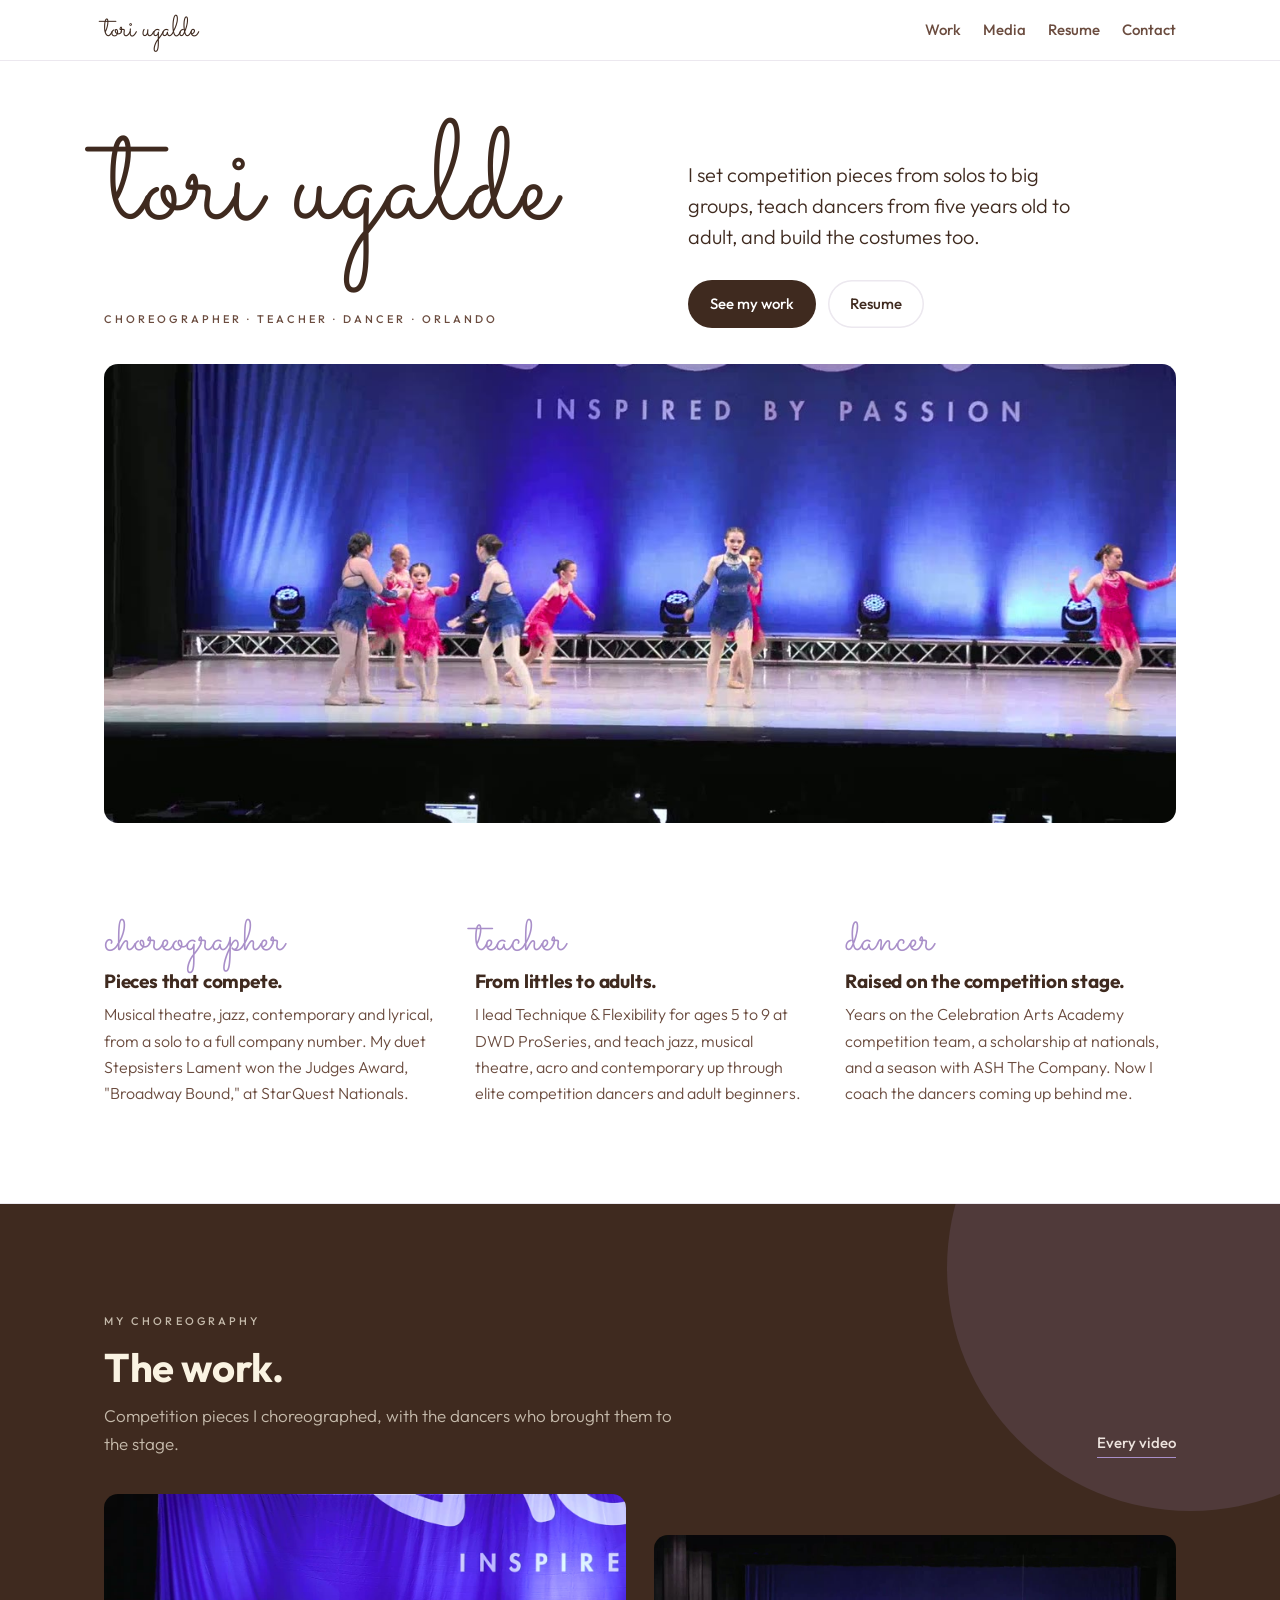
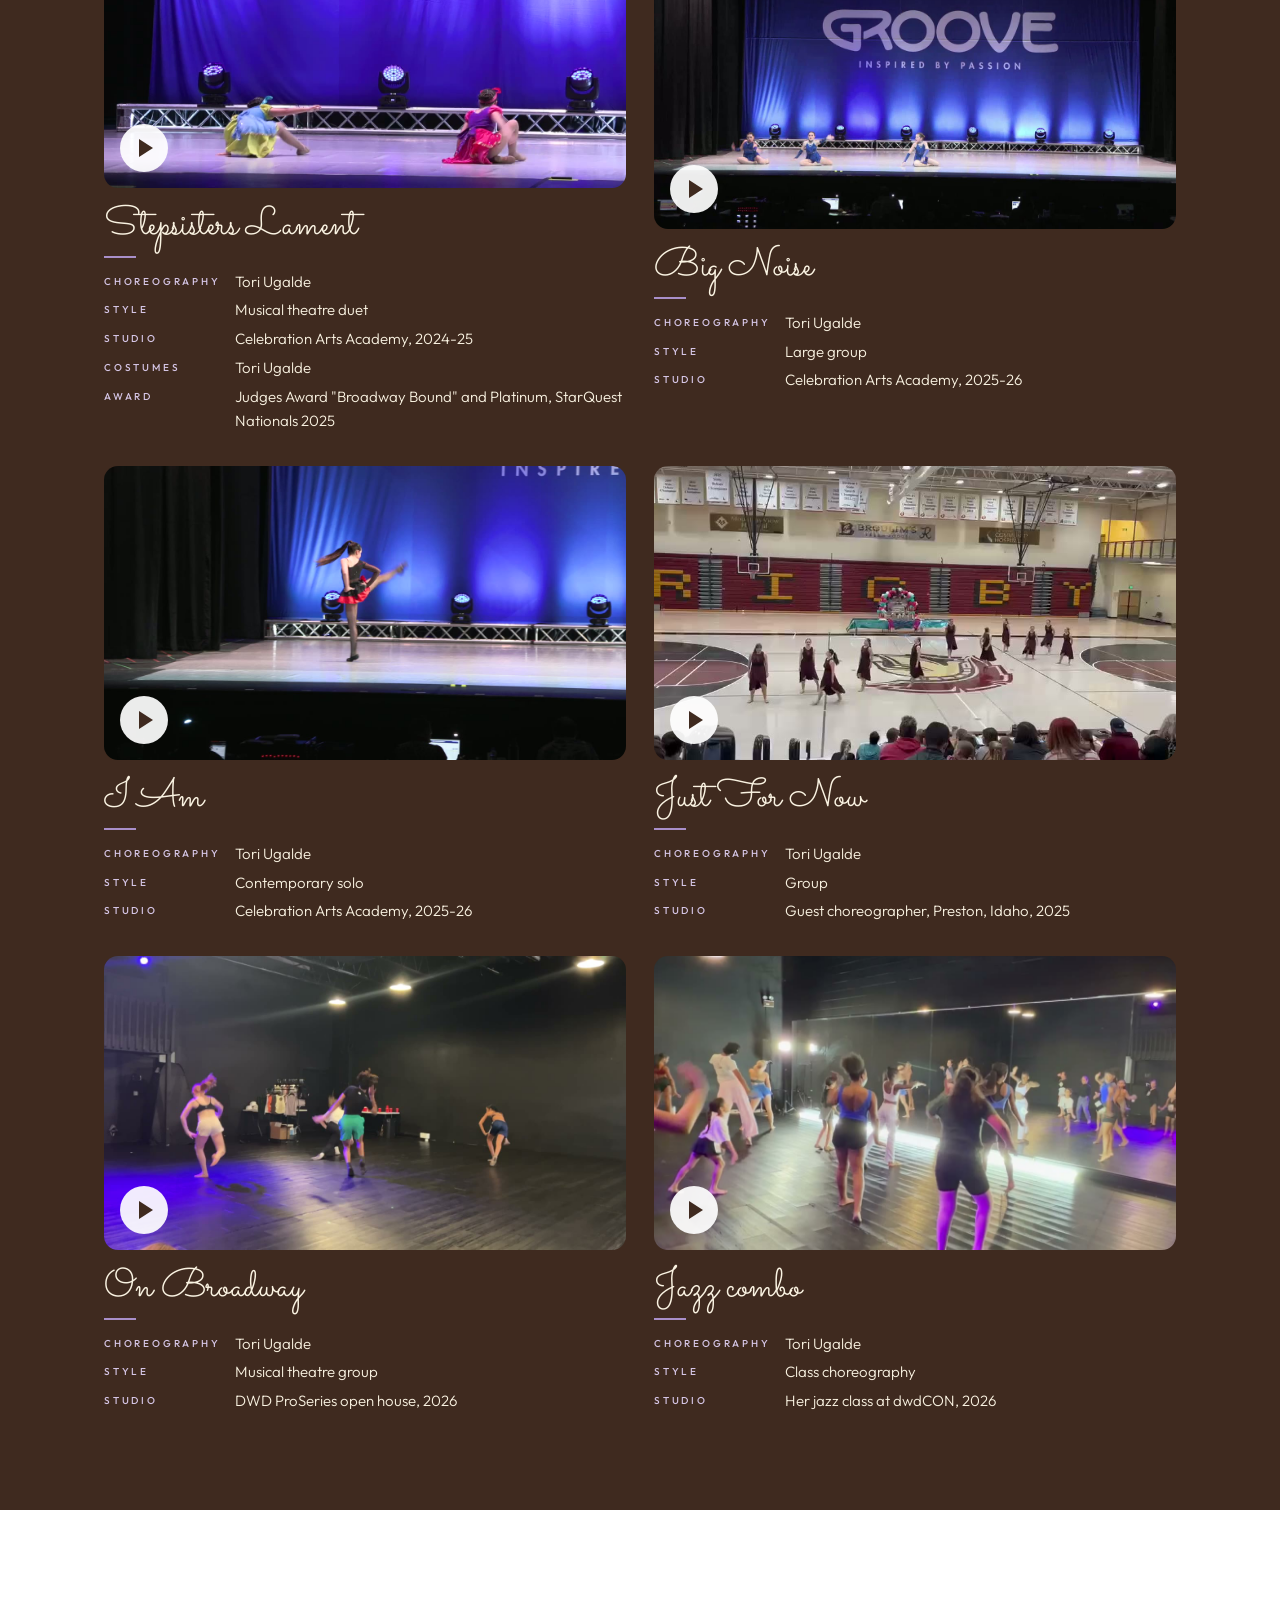
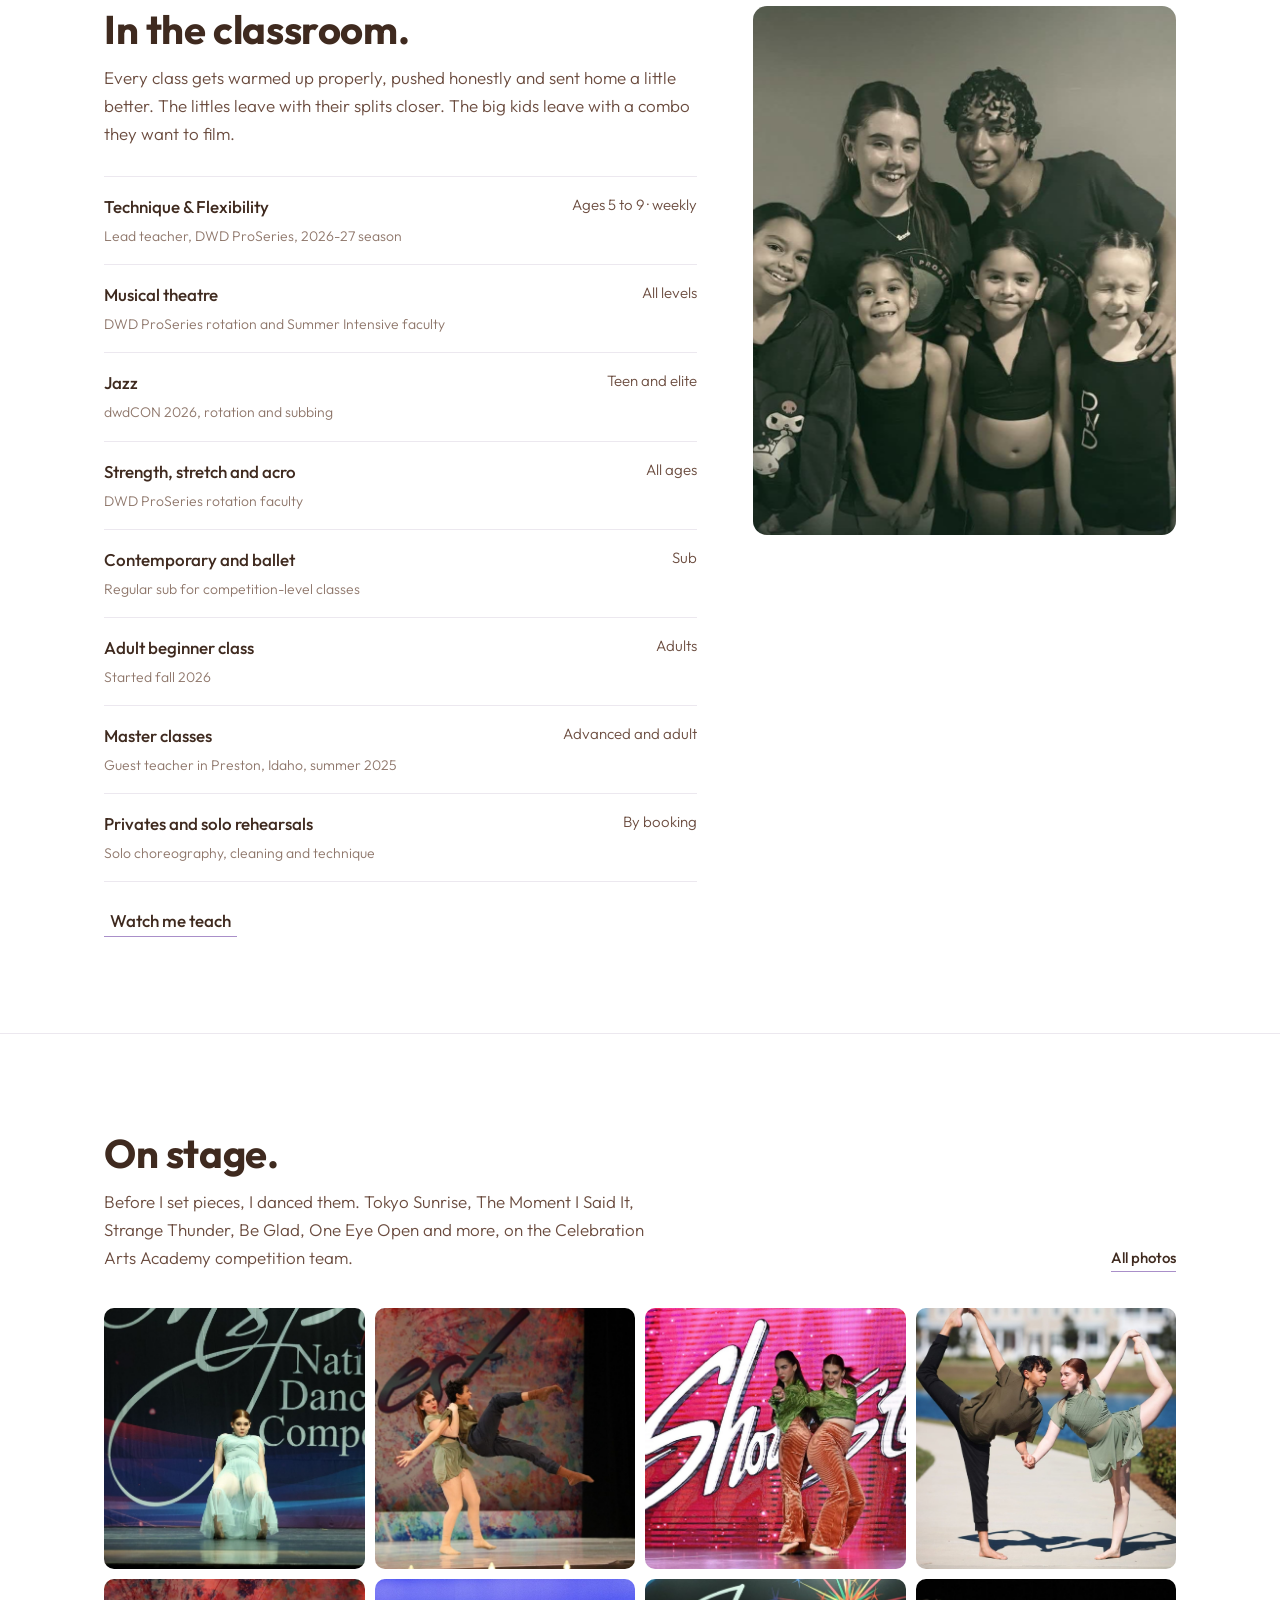
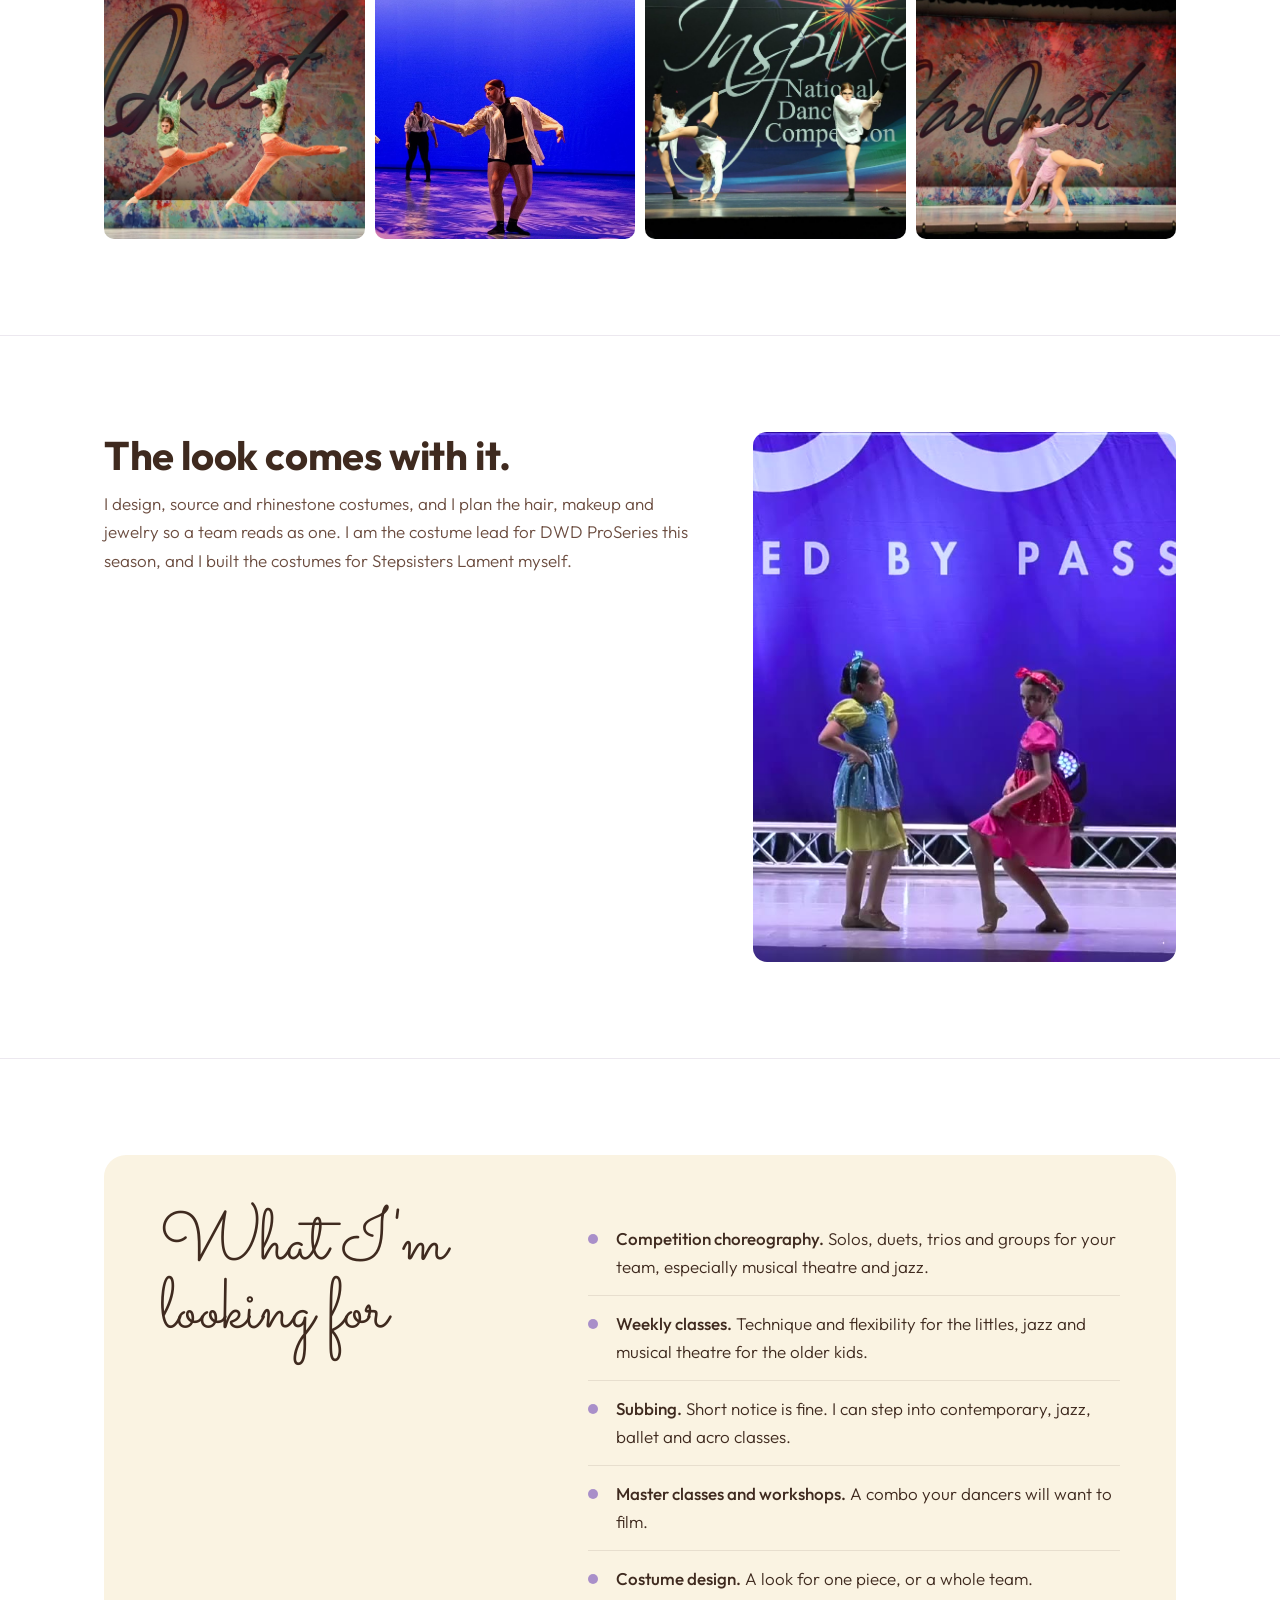
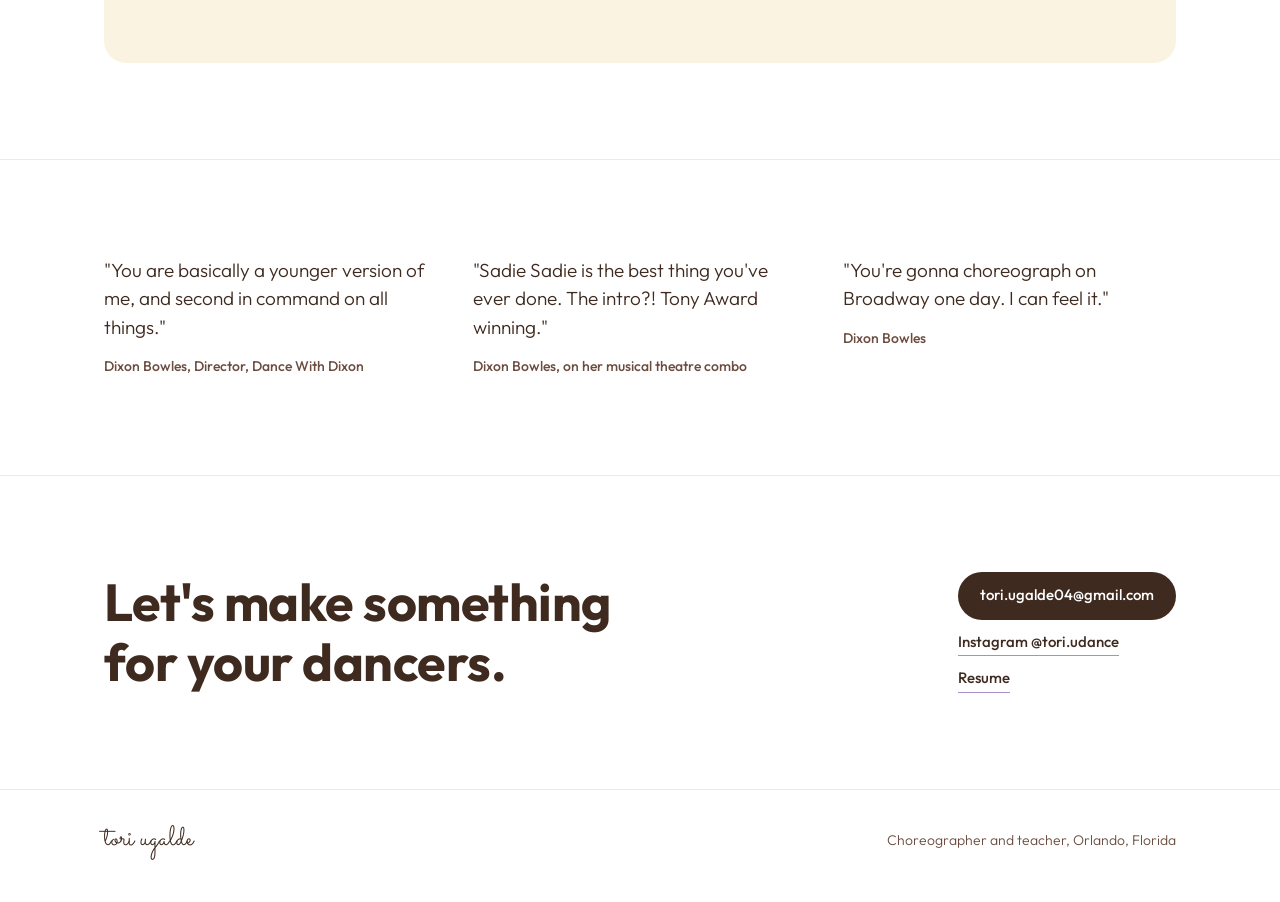
<file: index.html>
<!doctype html>
<html lang="en">
<head>
<meta charset="utf-8">
<meta name="viewport" content="width=device-width, initial-scale=1, viewport-fit=cover">
<title>Tori Ugalde</title>
<meta name="description" content="Tori Ugalde, choreographer, teacher and dancer in Orlando, Florida. Competition choreography, classes, master classes and costumes.">
<meta name="robots" content="noindex">
<meta property="og:title" content="Tori Ugalde">
<meta property="og:description" content="Choreographer, teacher and dancer. Orlando, Florida.">
<meta property="og:image" content="brand/og-image-1200x630.png">
<meta property="og:type" content="website">
<meta name="theme-color" content="#FFFFFF">
<link rel="icon" href="brand/favicon-32.png" sizes="32x32">
<link rel="apple-touch-icon" href="brand/apple-touch-icon-180.png">
<link rel="preconnect" href="https://fonts.googleapis.com">
<link rel="preconnect" href="https://fonts.gstatic.com" crossorigin>
<link href="https://fonts.googleapis.com/css2?family=Sacramento&family=Outfit:wght@300;400;500;700&display=swap" rel="stylesheet">
<link rel="stylesheet" href="css/site.css">
</head>
<body class="loading">

<header class="site-header">
  <div class="wrap">
    <a class="wordmark" href="./">tori ugalde</a>
    <nav class="nav" aria-label="Main">
      <a href="#work">Work</a>
      <a href="media.html">Media</a>
      <a href="resume.html">Resume</a>
      <a href="#contact">Contact</a>
    </nav>
  </div>
</header>

<main>
  <section class="hero">
    <div class="wrap hero-grid">
      <div class="hero-text">
        <div>
          <p class="bday" id="bday" hidden></p>
          <h1 class="hero-name">tori ugalde</h1>
          <p class="meta hero-roles" data-t="roles"></p>
        </div>
        <div>
          <p class="hero-lede" data-t="lede"></p>
          <div class="hero-ctas">
            <a class="btn" href="#work">See my work</a>
            <a class="btn ghost" href="resume.html">Resume</a>
          </div>
        </div>
      </div>
      <div class="hero-film">
        <video id="hero-video" autoplay muted loop playsinline preload="auto" poster="images/hero/hero-poster.jpg" aria-label="A piece choreographed by Tori">
          <source src="images/hero/hero-loop.mp4" type="video/mp4">
        </video>
      </div>
    </div>
  </section>

  <section class="section" id="about">
    <div class="wrap">
      <div class="hats">
        <div class="hat"><p class="n">choreographer</p><h3 data-t="hat1_h"></h3><p data-t="hat1_p"></p></div>
        <div class="hat"><p class="n">teacher</p><h3 data-t="hat2_h"></h3><p data-t="hat2_p"></p></div>
        <div class="hat"><p class="n">dancer</p><h3 data-t="hat3_h"></h3><p data-t="hat3_p"></p></div>
      </div>
    </div>
  </section>

  <section class="section band-dark" id="work" data-list="works">
    <div class="wrap">
      <div class="section-head">
        <div>
          <p class="meta">My choreography</p>
          <h2 style="margin-top:10px" data-t="work_h"></h2>
          <p data-t="work_p"></p>
        </div>
        <a class="link" href="media.html?f=choreo">Every video</a>
      </div>
      <div class="works" id="works"></div>
    </div>
  </section>

  <section class="section" id="teaching">
    <div class="wrap teach">
      <div>
        <h2 style="margin-bottom:12px" data-t="teach_h"></h2>
        <p style="color:var(--ink-2);margin-bottom:28px" data-t="teach_p"></p>
        <ul class="rows" id="teach-rows"></ul>
        <p style="margin-top:24px"><button class="link" id="watch-teach" style="border:0;cursor:pointer;font:inherit;font-weight:500">Watch me teach</button></p>
      </div>
      <img id="teach-img" src="images/photos/2026-09-tori-teaching-class.jpg" alt="Tori with her Technique and Flexibility class and John" loading="lazy">
    </div>
  </section>

  <section class="section" id="dancer">
    <div class="wrap">
      <div class="section-head">
        <div>
          <h2 data-t="stage_h"></h2>
          <p data-t="stage_p"></p>
        </div>
        <a class="link" href="media.html?f=dance">All photos</a>
      </div>
      <div class="strip" id="strip"></div>
    </div>
  </section>

  <section class="section" id="costumes">
    <div class="wrap teach">
      <div>
        <h2 style="margin-bottom:12px" data-t="costume_h"></h2>
        <p style="color:var(--ink-2)" data-t="costume_p"></p>
      </div>
      <img id="costume-img" src="images/photos/stepsisters-costumes.jpg" alt="Stepsisters Lament on stage, in the costumes Tori built" loading="lazy">
    </div>
  </section>

  <section class="section" data-list="looking">
    <div class="wrap">
      <div class="looking">
        <h2 data-t="looking_h"></h2>
        <ul id="looking"></ul>
      </div>
    </div>
  </section>

  <section class="section" data-list="quotes">
    <div class="wrap">
      <div class="quotes" id="quotes"></div>
    </div>
  </section>

  <section class="section" id="contact">
    <div class="wrap contact">
      <h2 data-t="contact_h"></h2>
      <div class="contact-lines" id="contact-lines"></div>
    </div>
  </section>
</main>

<footer class="site-footer">
  <div class="wrap">
    <span class="wordmark">tori ugalde</span>
    <span>Choreographer and teacher, Orlando, Florida</span>
  </div>
</footer>

<script src="js/viewer.js"></script>
<script src="js/site-content.js"></script>
<script src="js/home.js"></script>
</body>
</html>
</file>
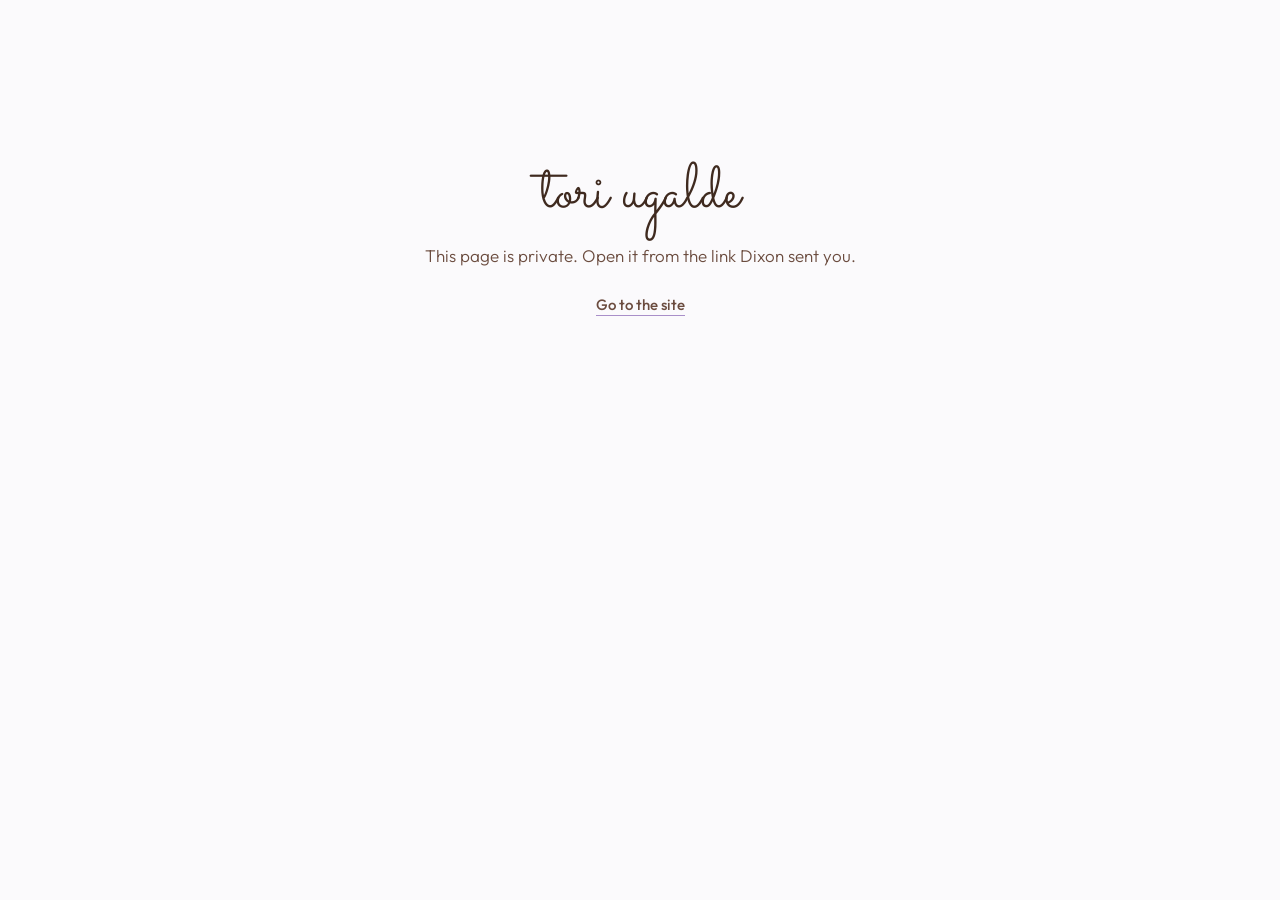
<file: plan.html>
<!doctype html>
<html lang="en">
<head>
<meta charset="utf-8">
<meta name="viewport" content="width=device-width, initial-scale=1, viewport-fit=cover">
<meta name="robots" content="noindex, nofollow">
<title>Tori's Plan</title>
<meta name="theme-color" content="#FFFFFF">
<link rel="icon" href="brand/favicon-32.png" sizes="32x32">
<link rel="apple-touch-icon" href="brand/apple-touch-icon-180.png">
<link rel="preconnect" href="https://fonts.googleapis.com">
<link rel="preconnect" href="https://fonts.gstatic.com" crossorigin>
<link href="https://fonts.googleapis.com/css2?family=Sacramento&family=Outfit:wght@300;400;500;700&family=Bebas+Neue&display=swap" rel="stylesheet">
<link rel="stylesheet" href="css/site.css">
<link rel="stylesheet" href="css/plan.css">
</head>
<body class="app locked">

<header class="app-head">
  <div class="wrap">
    <a class="wordmark" href="./">tori ugalde</a>
    <span class="sync local" id="sync">Opening</span>
  </div>
</header>

<main class="wrap">

  <section class="view" id="v-today">
    <div class="card note-card" id="note" hidden>
      <button class="x" aria-label="Close the note">Close</button>
      <p class="script">Happy belated 22nd, Tori</p>
      <p>I missed your birthday, so I built you this instead. Everything you have done is in one place now: the pieces you made, the classes you teach, the dancer you were and still are. And this page is the part nobody else sees: every studio around Orlando, how to reach them, and a note ready to send.</p>
      <p>You are the best second in command I could have asked for. Go get your own rooms.</p>
      <p style="font-weight:500">Love, Dixon</p>
    </div>
    <h1 style="margin-top:24px">Today</h1>
    <p class="sub">Where your outreach stands.</p>
    <div class="stats" id="stats"></div>
    <div class="card" style="padding:0">
      <h2 style="padding:18px 18px 0">Follow up</h2>
      <ul class="list" id="due" style="box-shadow:none;border-radius:0 0 16px 16px"></ul>
    </div>
    <div class="card" style="padding:0">
      <h2 style="padding:18px 18px 0">Start here</h2>
      <p class="sub" style="padding:0 18px;margin:4px 0 0">The best fits for you right now.</p>
      <ul class="list" id="starts" style="box-shadow:none;border-radius:0 0 16px 16px"></ul>
    </div>
  </section>

  <section class="view" id="v-studios" hidden>
    <h1>Studios</h1>
    <p class="sub">Every studio and program around Orlando worth a note, with how to reach them.</p>
    <div class="tools">
      <input class="search" id="q" type="search" placeholder="Search studios, cities, styles" aria-label="Search">
    </div>
    <div class="tools">
      <select class="pick" id="f-city" aria-label="City"></select>
      <select class="pick" id="f-kind" aria-label="Kind">
        <option value="">Everything</option>
        <option value="studio">Studios</option>
        <option value="comp">Has a comp team</option>
        <option value="email">Has an email</option>
        <option value="school">Schools</option>
        <option value="convention">Conventions</option>
        <option value="company">Companies</option>
        <option value="theme-park">Theme parks</option>
        <option value="rec">Rec and community</option>
        <option value="job-board">Job boards</option>
      </select>
      <select class="pick" id="f-status" aria-label="Status">
        <option value="">Any status</option>
        <option value="none">Not contacted</option>
        <option>Emailed</option>
        <option>Followed up</option>
        <option>Replied</option>
        <option>Meeting</option>
        <option>Working with</option>
        <option>Not now</option>
      </select>
    </div>
    <p class="count" id="count"></p>
    <ul class="list" id="studios"></ul>
  </section>

  <section class="view" id="v-pitch" hidden>
    <h1>Pitch</h1>
    <p class="sub">Your notes to studios. Each one fills in the studio's name and your links on its own. Change the words here once and every email uses them.</p>
    <label class="field card"><span>Your sign-off</span><textarea id="sig" rows="4"></textarea></label>
    <div id="tpls"></div>

    <div class="card">
      <h2>Add a studio</h2>
      <form id="add-studio">
        <label class="field"><span>Name</span><input name="name" required></label>
        <label class="field"><span>Email</span><input name="email" type="email"></label>
        <label class="field"><span>City</span><input name="city"></label>
        <label class="field"><span>Website</span><input name="website" inputmode="url"></label>
        <label class="field"><span>Instagram</span><input name="instagram" placeholder="@"></label>
        <label class="field"><span>Why them</span><input name="angle"></label>
        <button class="btn ghost" type="submit">Add studio</button>
      </form>
    </div>
  </section>

  <section class="view" id="v-site" hidden>
    <h1>My site</h1>
    <p class="sub">Your words, your pieces, your resume. Edit anything; it is live in a few seconds.</p>
    <div id="editor"></div>
  </section>

  <section class="view" id="v-goals" hidden>
    <h1>Dreams</h1>
    <p class="sub">Dixon started this list from things you have said. Make it yours: add the ones only you know, and tick them off as they happen.</p>
    <div class="card" id="goals"></div>
    <form class="card" id="add-goal">
      <label class="field" style="margin-top:0"><span>A dream of your own</span><input name="text" placeholder="Say it out loud. It goes on the list."></label>
      <button class="btn ghost" type="submit">Add it</button>
    </form>
  </section>

</main>

<nav class="appnav" aria-label="Plan">
  <div class="wrap" role="tablist">
    <button class="navtab" role="tab" data-tab="today">Today</button>
    <button class="navtab" role="tab" data-tab="studios">Studios</button>
    <button class="navtab" role="tab" data-tab="pitch">Pitch</button>
    <button class="navtab" role="tab" data-tab="site">My site</button>
    <button class="navtab" role="tab" data-tab="goals">Dreams</button>
  </div>
</nav>

<div class="scrim" id="scrim"></div>
<div class="sheet" id="sheet" role="dialog" aria-modal="true" aria-label="Details"></div>
<div class="toast" id="toast" role="status" aria-live="polite"></div>

<script src="js/plan-store.js"></script>
<script src="js/editor.js"></script>
<script src="js/plan.js"></script>
</body>
</html>
</file>
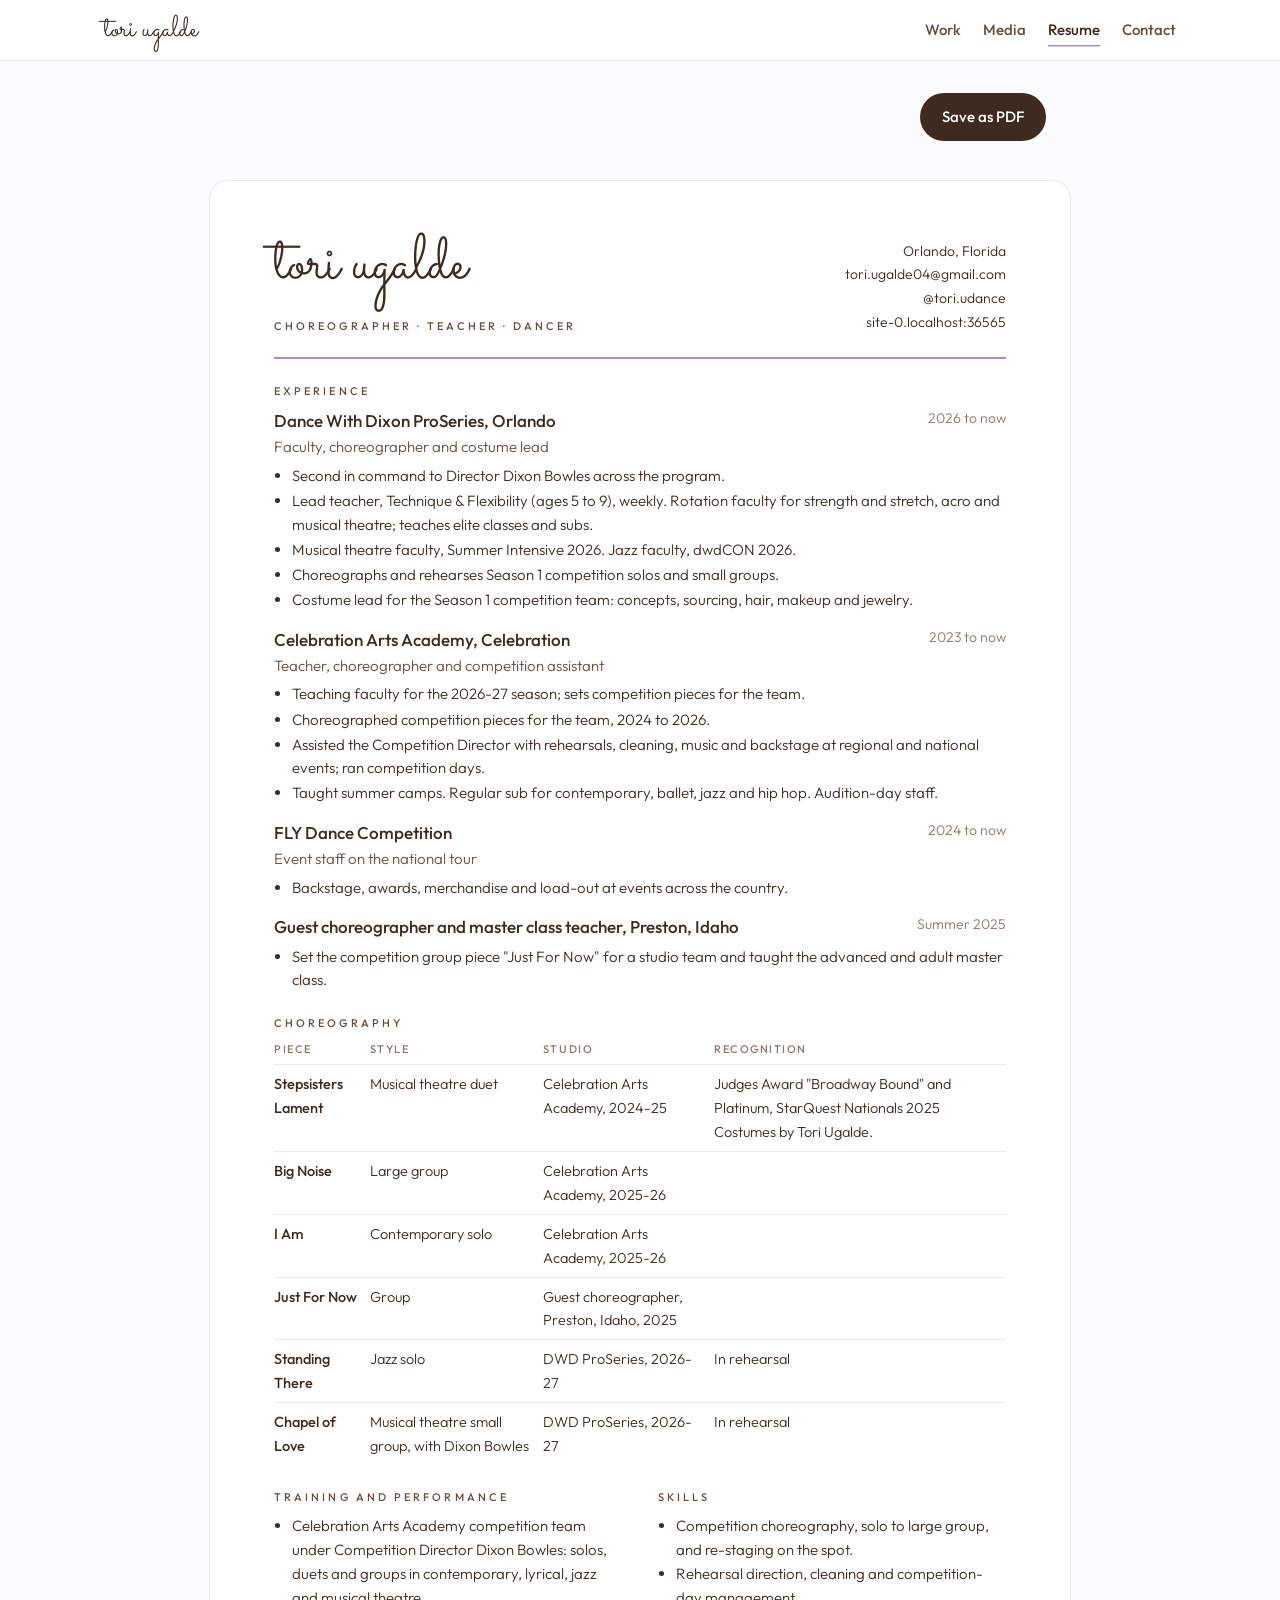
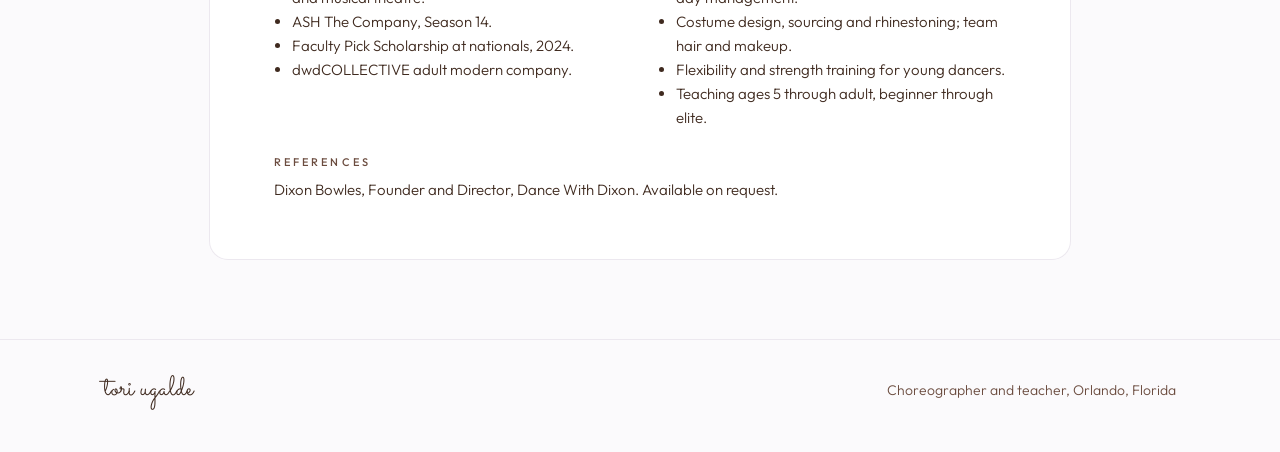
<file: resume.html>
<!doctype html>
<html lang="en">
<head>
<meta charset="utf-8">
<meta name="viewport" content="width=device-width, initial-scale=1, viewport-fit=cover">
<title>Tori Ugalde Resume</title>
<meta name="description" content="Resume: Tori Ugalde, choreographer, teacher and dancer in Orlando, Florida.">
<meta name="robots" content="noindex">
<meta name="theme-color" content="#FFFFFF">
<link rel="icon" href="brand/favicon-32.png" sizes="32x32">
<link rel="preconnect" href="https://fonts.googleapis.com">
<link rel="preconnect" href="https://fonts.gstatic.com" crossorigin>
<link href="https://fonts.googleapis.com/css2?family=Sacramento&family=Outfit:wght@300;400;500;700&display=swap" rel="stylesheet">
<link rel="stylesheet" href="css/site.css">
<style>
  body.loading .cv { opacity: 0; }
  .cv { transition: opacity .25s; }
  .cv { max-width: 860px; margin: 40px auto 80px; padding: 56px 64px; background: #fff; box-shadow: 0 0 0 1px var(--line); border-radius: 18px; }
  .cv-head { display: flex; justify-content: space-between; align-items: end; gap: 24px; padding-bottom: 22px; border-bottom: 2px solid var(--lav); margin-bottom: 8px; }
  .cv-head h1 { font-family: var(--script); font-weight: 400; font-size: 64px; line-height: .9; }
  .cv-head .who { font-size: 11px; font-weight: 500; letter-spacing: .28em; text-transform: uppercase; color: var(--ink-2); margin-top: 22px; }
  .cv-contact { text-align: right; font-size: 14px; line-height: 1.7; }
  .cv-contact a { text-decoration: none; }
  .cv h2 { font-size: 11px; font-weight: 500; letter-spacing: .28em; text-transform: uppercase; color: var(--ink-2); margin: 26px 0 10px; }
  .job { margin-bottom: 14px; }
  .job-top { display: flex; justify-content: space-between; gap: 16px; }
  .job-top b { font-weight: 500; }
  .job-top span { color: var(--ink-3); font-size: 14px; white-space: nowrap; }
  .job .role { font-size: 15px; color: var(--ink-2); }
  .job ul { margin: 4px 0 0; padding-left: 18px; font-size: 15px; line-height: 1.55; }
  .job li { margin: 2px 0; }
  table.ch { width: 100%; border-collapse: collapse; font-size: 14.5px; }
  table.ch th { text-align: left; font-weight: 500; font-size: 11px; letter-spacing: .14em; text-transform: uppercase; color: var(--ink-3); padding: 0 8px 6px 0; }
  table.ch td { padding: 7px 8px 7px 0; border-top: 1px solid var(--line); vertical-align: top; }
  table.ch td:first-child { font-weight: 500; }
  
  .two { display: grid; grid-template-columns: 1fr 1fr; gap: 0 36px; }
  .two ul { margin: 0; padding-left: 18px; font-size: 15px; line-height: 1.6; }
  .cv-actions { max-width: 860px; margin: 32px auto 0; padding: 0 24px; display: flex; gap: 12px; justify-content: flex-end; }
  @media (max-width: 760px) {
    .cv { margin: 16px; padding: 28px 20px; }
    .cv-head { flex-direction: column; align-items: start; }
    .cv-contact { text-align: left; }
    .two { grid-template-columns: 1fr; }
    table.ch .st { display: none; }
    .cv-actions { justify-content: flex-start; }
  }
  @media print {
    @page { size: letter; margin: 0.45in 0.5in; }
    .site-header, .cv-actions, .site-footer { display: none !important; }
    body { font-size: 12.5px; line-height: 1.45; }
    .cv { box-shadow: none; margin: 0; padding: 0; max-width: none; border-radius: 0; }
    .cv-head h1 { font-size: 46px; }
    .cv h2 { margin: 14px 0 6px; }
    .job { margin-bottom: 8px; break-inside: avoid; }
    .job ul, .two ul, table.ch { font-size: 11.5px; line-height: 1.4; }
    table.ch td { padding: 4px 8px 4px 0; }
    a { text-decoration: none; }
  }
</style>
</head>
<body class="loading" style="background:#FBFAFC">
<header class="site-header">
  <div class="wrap">
    <a class="wordmark" href="./">tori ugalde</a>
    <nav class="nav" aria-label="Main">
      <a href="./#work">Work</a>
      <a href="media.html">Media</a>
      <a href="resume.html" aria-current="page">Resume</a>
      <a href="./#contact">Contact</a>
    </nav>
  </div>
</header>

<div class="cv-actions"><button class="btn" onclick="window.print()">Save as PDF</button></div>

<article class="cv">
  <div class="cv-head">
    <div>
      <h1>tori ugalde</h1>
      <p class="who" data-t="resume_who"></p>
    </div>
    <div class="cv-contact" id="cv-contact"></div>
  </div>
  <div id="cv-jobs-wrap"><h2>Experience</h2><div id="cv-jobs"></div></div>
  <div id="cv-ch-wrap">
    <h2>Choreography</h2>
    <table class="ch">
      <thead><tr><th>Piece</th><th>Style</th><th class="st">Studio</th><th>Recognition</th></tr></thead>
      <tbody id="cv-ch"></tbody>
    </table>
  </div>
  <div class="two">
    <div id="cv-tr-wrap"><h2>Training and performance</h2><ul id="cv-tr"></ul></div>
    <div id="cv-sk-wrap"><h2>Skills</h2><ul id="cv-sk"></ul></div>
  </div>
  <div id="cv-ref-wrap"><h2>References</h2><p style="font-size:15px" data-t="references"></p></div>
</article>

<footer class="site-footer">
  <div class="wrap"><span class="wordmark">tori ugalde</span><span>Choreographer and teacher, Orlando, Florida</span></div>
</footer>
<script src="js/site-content.js"></script>
<script>
(async function () {
  const { esc, ok } = SiteContent;
  const $ = s => document.querySelector(s);
  setTimeout(() => document.body.classList.remove('loading'), 6000);
  const c = await SiteContent.load(), T = c.text;
  document.querySelectorAll('[data-t]').forEach(el => { el.textContent = T[el.dataset.t] || ''; });
  const ig = String(T.instagram || '').replace(/^@/, '');
  const site = location.origin + location.pathname.replace(/resume\.html$/, '');
  $('#cv-contact').innerHTML = [esc(T.city || ''),
    ok.email(T.email) ? `<a href="mailto:${esc(T.email)}">${esc(T.email)}</a>` : '',
    ok.ig(ig) ? `<a href="https://www.instagram.com/${esc(ig)}/">@${esc(ig)}</a>` : '',
    `<a href="${esc(site)}">${esc(site.replace(/^https?:\/\//, '').replace(/\/$/, ''))}</a>`].filter(Boolean).join('<br>');
  const jobs = c.jobs.filter(j => j.org);
  $('#cv-jobs').innerHTML = jobs.map(j => `<div class="job"><div class="job-top"><b>${esc(j.org)}</b><span>${esc(j.dates || '')}</span></div>
    ${j.role ? `<div class="role">${esc(j.role)}</div>` : ''}
    <ul>${String(j.bullets || '').split(/\n/).map(x => x.trim()).filter(Boolean).map(x => `<li>${esc(x)}</li>`).join('')}</ul></div>`).join('');
  const ch = c.works.filter(w => w.resume && w.title);
  $('#cv-ch').innerHTML = ch.map(w => `<tr><td>${esc(w.title)}</td><td>${esc(w.style || '')}</td><td class="st">${esc(w.studio || '')}</td><td>${esc([w.award, w.costumes ? 'Costumes by ' + w.costumes + '.' : ''].filter(Boolean).join(' '))}</td></tr>`).join('');
  const li = rows => rows.filter(r => r.text).map(r => `<li>${esc(r.text)}</li>`).join('');
  $('#cv-tr').innerHTML = li(c.training); $('#cv-sk').innerHTML = li(c.skills);
  $('#cv-jobs-wrap').hidden = !jobs.length; $('#cv-ch-wrap').hidden = !ch.length;
  $('#cv-tr-wrap').hidden = !c.training.some(r => r.text); $('#cv-sk-wrap').hidden = !c.skills.some(r => r.text);
  $('#cv-ref-wrap').hidden = !T.references;
  document.body.classList.remove('loading');
})();
</script>
</body>
</html>
</file>
<file: css/site.css>
/* Tori Ugalde. Brand: ~/Code/tori-brand (Sacramento wordmark, Outfit, lavender, dark brown).
   Ground is white; cream is one feature surface; the brown band carries the lavender circle. */

:root {
  --ink: #3F2A1F;
  --ink-2: #6B4C3F;
  --ink-3: #8E766A;
  --lav: #A98FC9;
  --lav-soft: #D5C5E5;
  --lav-wash: #F4F0F8;
  --cream: #F5EBD8;
  --cream-soft: #FAF3E2;
  --line: #ECE8EF;
  --bg: #FFFFFF;
  --script: 'Sacramento', cursive;
  --sans: 'Outfit', system-ui, -apple-system, 'Segoe UI', sans-serif;
  --wrap: 1120px;
  --r: 14px;
  --ease: cubic-bezier(.2, .8, .2, 1);
}

*, *::before, *::after { box-sizing: border-box; }
html { -webkit-text-size-adjust: 100%; scroll-behavior: smooth; }
body {
  margin: 0; background: var(--bg); color: var(--ink);
  font-family: var(--sans); font-weight: 300; font-size: 17px; line-height: 1.65;
  -webkit-font-smoothing: antialiased; text-rendering: optimizeLegibility;
}
img, video { display: block; max-width: 100%; }
[hidden] { display: none !important; }
a { color: inherit; }
h1, h2, h3 { margin: 0; font-weight: 700; line-height: 1.15; letter-spacing: -0.01em; }
h2 { font-size: clamp(28px, 4vw, 40px); }
h3 { font-size: 19px; font-weight: 500; }
p { margin: 0 0 14px; }
p:last-child { margin-bottom: 0; }
button { font: inherit; color: inherit; }
:focus-visible { outline: 2px solid var(--lav); outline-offset: 3px; border-radius: 4px; }

.wrap { max-width: var(--wrap); margin: 0 auto; padding: 0 24px; }
@media (max-width: 600px) { .wrap { padding: 0 16px; } }

/* Links: ink words over a lavender hairline */
.link {
  text-decoration: none; font-weight: 500; font-size: 15px;
  background: linear-gradient(var(--lav), var(--lav)) 0 100% / 100% 1.5px no-repeat;
  padding-bottom: 2px; transition: background-size .2s var(--ease);
}
.link:hover { background-size: 100% 3px; }

.meta {
  font-size: 11px; font-weight: 500; letter-spacing: .28em; text-transform: uppercase; color: var(--ink-2);
}

/* Header */
.site-header {
  position: sticky; top: 0; z-index: 20; background: rgba(255,255,255,.92);
  backdrop-filter: saturate(1.4) blur(12px); -webkit-backdrop-filter: saturate(1.4) blur(12px);
  border-bottom: 1px solid var(--line);
}
.site-header .wrap { display: flex; align-items: center; justify-content: space-between; height: 60px; gap: 16px; }
.wordmark { font-family: var(--script); font-size: 30px; line-height: 1; text-decoration: none; color: var(--ink); white-space: nowrap; }
.nav { display: flex; gap: 22px; }
.nav a { text-decoration: none; font-size: 15px; font-weight: 500; color: var(--ink-2); padding: 10px 0; }
.nav a[aria-current="page"], .nav a:hover { color: var(--ink); background: linear-gradient(var(--lav), var(--lav)) 0 calc(100% - 6px) / 100% 1.5px no-repeat; }
@media (max-width: 600px) { .nav { gap: 14px; } .nav a { font-size: 14px; } .wordmark { font-size: 26px; } }

/* Buttons: one primary per view */
.btn {
  display: inline-flex; align-items: center; justify-content: center; gap: 8px; min-height: 48px; padding: 0 22px;
  border-radius: 999px; background: var(--ink); color: #fff; text-decoration: none; font-weight: 500; font-size: 15px;
  border: 0; cursor: pointer; transition: transform .15s var(--ease), background .2s;
}
.btn:hover { background: #2E1E16; }
.btn:active { transform: scale(.97); }
.btn.ghost { background: transparent; color: var(--ink); box-shadow: inset 0 0 0 1.5px var(--line); }
.btn.ghost:hover { box-shadow: inset 0 0 0 1.5px var(--lav); }

/* Hero */
.hero { padding: 56px 0 0; }
.hero-grid { display: grid; grid-template-columns: 1fr; gap: 36px; }
.hero-text { display: grid; grid-template-columns: 1.1fr 1fr; gap: 48px; align-items: end; }
.hero-name { font-family: var(--script); font-weight: 400; font-size: clamp(72px, 11vw, 148px); line-height: 1.05; letter-spacing: 0; margin: 0 0 .32em; padding-left: .04em; }
.hero-text p.hero-roles { margin-bottom: 0; }
.hero-lede { font-size: 20px; line-height: 1.55; max-width: 30ch; margin-bottom: 28px; }
.hero-ctas { display: flex; gap: 12px; flex-wrap: wrap; }
.hero-film { position: relative; border-radius: var(--r); overflow: hidden; aspect-ratio: 21 / 9; background: var(--lav-wash); }
.hero-film video, .hero-film img { width: 100%; height: 100%; object-fit: cover; }
.bday { display: inline-block; font-size: 14px; font-weight: 500; color: var(--ink); background: var(--lav-wash); padding: 6px 14px; border-radius: 999px; margin-bottom: 20px; }
@media (max-width: 860px) {
  .hero { padding-top: 32px; }
  .hero-name { margin-bottom: .3em; }
  .hero-text p.hero-roles { margin-bottom: 24px; }
  .hero-text { grid-template-columns: 1fr; gap: 0; }
  .hero-film { aspect-ratio: 16 / 10; }
}

/* Sections */
.section { padding: 96px 0; }
.section + .section { border-top: 1px solid var(--line); }
@media (max-width: 600px) { .section { padding: 64px 0; } }
.section-head { display: flex; justify-content: space-between; align-items: end; gap: 24px; margin-bottom: 36px; }
.section-head p { color: var(--ink-2); max-width: 52ch; margin-top: 12px; }
@media (max-width: 600px) { .section-head { flex-direction: column; align-items: start; } }

/* Three hats */
.hats { display: grid; grid-template-columns: repeat(3, 1fr); gap: 40px; }
.hat .n { font-family: var(--script); font-size: 44px; line-height: 1; color: var(--lav); margin-bottom: 8px; }
.hat h3 { margin-bottom: 8px; font-weight: 700; }
.hat p { color: var(--ink-2); font-size: 16px; }
@media (max-width: 860px) { .hats { grid-template-columns: 1fr; gap: 28px; } }

/* About */
.about { display: grid; grid-template-columns: 5fr 7fr; gap: 56px; align-items: start; }
.about img { border-radius: var(--r); width: 100%; aspect-ratio: 4 / 5; object-fit: cover; }
.about h2 { margin-bottom: 20px; }
.facts { display: grid; grid-template-columns: repeat(2, 1fr); gap: 18px 28px; margin: 28px 0 0; padding: 24px 0 0; border-top: 1px solid var(--line); }
.facts dt { font-size: 11px; font-weight: 500; letter-spacing: .28em; text-transform: uppercase; color: var(--ink-3); margin-bottom: 2px; }
.facts dd { margin: 0; font-weight: 400; }
@media (max-width: 860px) { .about { grid-template-columns: 1fr; gap: 28px; } .about img { aspect-ratio: 4 / 3; } }

/* The brown band: choreography reel */
.band-dark { position: relative; overflow: hidden; background: var(--ink); color: var(--cream-soft); }
.band-dark::before {
  content: ''; position: absolute; width: 38vw; max-width: 520px; aspect-ratio: 1; border-radius: 50%;
  right: -12vw; top: -14vw; background: var(--lav); opacity: .16; pointer-events: none;
}
.band-dark .meta { color: var(--lav-soft); }
.band-dark .section-head p { color: rgba(250,243,226,.72); }
.band-dark .link { color: var(--cream-soft); }
.section.band-dark + .section { border-top: 0; }

.works { display: grid; grid-template-columns: repeat(2, 1fr); gap: 32px 28px; position: relative; }
.work-card { display: block; text-align: left; background: none; border: 0; padding: 0; cursor: pointer; color: inherit; }
.work-card .thumb { position: relative; border-radius: var(--r); overflow: hidden; aspect-ratio: 16 / 9; background: #2E1E16; }
.work-card .thumb img { width: 100%; height: 100%; object-fit: cover; transition: transform .5s var(--ease); }
.work-card:hover .thumb img { transform: scale(1.03); }
.play { position: absolute; left: 16px; bottom: 16px; width: 48px; height: 48px; border-radius: 50%; background: rgba(255,255,255,.92); }
.play::after { content: ''; position: absolute; left: 19px; top: 15px; border-left: 14px solid var(--ink); border-top: 9px solid transparent; border-bottom: 9px solid transparent; }
.work-card h3 { font-family: var(--script); font-weight: 400; font-size: 40px; line-height: 1; margin: 18px 0 6px; }
.work-card .stamp { width: 32px; height: 2px; background: var(--lav); margin: 10px 0 12px; }
.credits { display: grid; grid-template-columns: auto 1fr; gap: 4px 14px; font-size: 15px; margin: 0; }
.credits dt { font-size: 10px; font-weight: 500; letter-spacing: .28em; text-transform: uppercase; color: var(--lav-soft); padding-top: 4px; }
.credits dd { margin: 0; }
.band-light .credits dt { color: var(--ink-3); }
@media (max-width: 760px) { .works { grid-template-columns: 1fr; } }

/* Teaching list */
.teach { display: grid; grid-template-columns: 7fr 5fr; gap: 56px; align-items: start; }
.rows { list-style: none; margin: 0; padding: 0; }
.rows li { display: grid; grid-template-columns: 1fr auto; gap: 4px 20px; padding: 16px 0; border-bottom: 1px solid var(--line); }
.rows li:first-child { border-top: 1px solid var(--line); }
.rows strong { font-weight: 500; }
.rows span { color: var(--ink-2); font-size: 15px; text-align: right; }
.rows small { grid-column: 1 / -1; color: var(--ink-3); font-size: 14px; }
.teach img { border-radius: var(--r); width: 100%; aspect-ratio: 4 / 5; object-fit: cover; }
@media (max-width: 860px) { .teach { grid-template-columns: 1fr; gap: 28px; } .teach img { aspect-ratio: 4 / 3; } }
@media (max-width: 520px) { .rows li { grid-template-columns: 1fr; } .rows span { text-align: left; } }

/* Photo strip */
.strip { display: grid; grid-template-columns: repeat(4, 1fr); gap: 10px; }
.strip button { padding: 0; border: 0; background: var(--lav-wash); border-radius: 10px; overflow: hidden; cursor: zoom-in; aspect-ratio: 1; }
.strip img { width: 100%; height: 100%; object-fit: cover; transition: transform .5s var(--ease); }
.strip button:hover img { transform: scale(1.04); }
@media (max-width: 700px) { .strip { grid-template-columns: repeat(2, 1fr); } }

/* Looking for: the one cream surface */
.looking { background: var(--cream-soft); border-radius: 22px; padding: 56px; display: grid; grid-template-columns: 5fr 7fr; gap: 48px; }
.looking h2 { font-family: var(--script); font-weight: 400; font-size: clamp(48px, 6vw, 72px); line-height: .95; }
.looking ul { list-style: none; padding: 0; margin: 0; }
.looking li { padding: 14px 0 14px 28px; position: relative; border-bottom: 1px solid rgba(63,42,31,.1); }
.looking li:last-child { border-bottom: 0; }
.looking li::before { content: ''; position: absolute; left: 0; top: 23px; width: 10px; height: 10px; border-radius: 50%; background: var(--lav); }
.looking li strong { font-weight: 500; }
@media (max-width: 760px) { .looking { grid-template-columns: 1fr; padding: 32px 22px; gap: 20px; } }

/* Quotes */
.quotes { display: grid; grid-template-columns: repeat(3, 1fr); gap: 36px; }
.quotes blockquote { margin: 0; }
.quotes p { font-size: 19px; line-height: 1.5; font-weight: 300; }
.quotes cite { display: block; margin-top: 12px; font-style: normal; font-size: 14px; color: var(--ink-2); font-weight: 500; }
@media (max-width: 860px) { .quotes { grid-template-columns: 1fr; gap: 28px; } }

/* Contact */
.contact { text-align: left; display: grid; grid-template-columns: 1fr auto; gap: 32px; align-items: end; }
.contact h2 { font-size: clamp(32px, 5vw, 52px); max-width: 16ch; }
.contact-lines { display: flex; flex-direction: column; gap: 10px; align-items: flex-start; }
@media (max-width: 760px) { .contact { grid-template-columns: 1fr; } }

/* Footer */
.site-footer { border-top: 1px solid var(--line); padding: 36px 0 48px; color: var(--ink-2); font-size: 14px; }
.site-footer .wrap { display: flex; justify-content: space-between; gap: 16px; flex-wrap: wrap; align-items: center; }
.site-footer .wordmark { font-size: 28px; }

/* Lightbox */
.lb { position: fixed; inset: 0; z-index: 100; background: rgba(28,18,13,.94); display: none; flex-direction: column; color: #fff; }
.lb.open { display: flex; }
.lb-bar { display: flex; align-items: center; justify-content: space-between; padding: 12px 16px; gap: 12px; }
.lb-bar .t { font-size: 14px; color: rgba(255,255,255,.75); }
.lb-bar .t b { color: #fff; font-weight: 500; margin-right: 10px; }
.lb-stage { flex: 1; display: flex; align-items: center; justify-content: center; padding: 0 16px 16px; min-height: 0; }
.lb-stage img, .lb-stage video { max-height: 100%; max-width: 100%; object-fit: contain; border-radius: 8px; }
.lb-stage iframe.yt { width: min(100%, 1280px); aspect-ratio: 16 / 9; border: 0; border-radius: 8px; }
.lb-nav { position: absolute; top: 50%; left: 0; right: 0; display: flex; justify-content: space-between; padding: 0 8px; pointer-events: none; }
.lb-btn { pointer-events: auto; width: 44px; height: 44px; border-radius: 50%; border: 0; background: rgba(255,255,255,.12); color: #fff; font-size: 26px; line-height: 1; cursor: pointer; }
.lb-btn:hover { background: rgba(255,255,255,.22); }

/* Media page */
.filters { display: flex; gap: 8px; flex-wrap: wrap; margin-bottom: 28px; }
.chip { min-height: 40px; padding: 0 16px; border-radius: 999px; border: 0; background: var(--lav-wash); color: var(--ink-2); font-weight: 500; font-size: 14px; cursor: pointer; }
.chip[aria-pressed="true"] { background: var(--ink); color: #fff; }
.grid { columns: 3 280px; column-gap: 12px; }
.grid button { display: block; width: 100%; margin: 0 0 12px; padding: 0; border: 0; border-radius: 10px; overflow: hidden; background: var(--lav-wash); cursor: zoom-in; break-inside: avoid; position: relative; }
.grid img { width: 100%; height: auto; }
.grid .cap { position: absolute; left: 0; right: 0; bottom: 0; padding: 28px 12px 10px; font-size: 13px; color: #fff; text-align: left; background: linear-gradient(transparent, rgba(28,18,13,.7)); opacity: 0; transition: opacity .2s; }
.grid button:hover .cap, .grid button:focus-visible .cap { opacity: 1; }
.season { margin: 48px 0 16px; display: flex; align-items: baseline; gap: 14px; }
.season h2 { font-size: 26px; }
.season span { color: var(--ink-3); font-size: 14px; }

@media (prefers-reduced-motion: reduce) {
  *, *::before, *::after { transition: none !important; animation: none !important; scroll-behavior: auto !important; }
}

/* Content arrives from SiteContent; fade it in once instead of flashing empty slots. */
main { transition: opacity .25s var(--ease); }
body.loading main { opacity: 0; }
</file>
<file: css/plan.css>
/* Tori's outreach plan: the private app. Builds on site.css tokens. */
body.app { background: #FBFAFC; padding-bottom: 88px; }
.app-head { background: #fff; border-bottom: 1px solid var(--line); }
.app-head .wrap { display: flex; align-items: center; justify-content: space-between; height: 60px; gap: 12px; }
.sync { font-size: 13px; color: var(--ink-3); display: flex; align-items: center; gap: 8px; }
.sync::before { content: ''; width: 8px; height: 8px; border-radius: 50%; background: #7BB38E; }
.sync.offline::before { background: #D9A55B; }
.sync.local::before { background: var(--ink-3); }

.appnav { position: fixed; left: 0; right: 0; bottom: 0; z-index: 30; background: rgba(255,255,255,.96); backdrop-filter: blur(12px); -webkit-backdrop-filter: blur(12px); border-top: 1px solid var(--line); padding-bottom: env(safe-area-inset-bottom); }
.appnav .wrap { display: grid; grid-template-columns: repeat(5, 1fr); padding: 0 4px; }
.navtab { height: 60px; border: 0; background: none; font-weight: 500; font-size: 14px; color: var(--ink-3); cursor: pointer; position: relative; }
.navtab[aria-selected="true"] { color: var(--ink); }
.navtab[aria-selected="true"]::after { content: ''; position: absolute; left: 30%; right: 30%; top: 0; height: 2px; background: var(--lav); border-radius: 2px; }

.view { padding: 28px 0 32px; }
.view[hidden] { display: none; }
.view h1 { font-size: clamp(28px, 4vw, 36px); margin-bottom: 6px; }
.view .sub { color: var(--ink-2); margin-bottom: 24px; }

.card { background: #fff; border-radius: 16px; box-shadow: 0 0 0 1px var(--line); padding: 20px; }
.card + .card { margin-top: 14px; }
.card h2 { font-size: 18px; font-weight: 700; margin-bottom: 10px; }

.note-card { background: var(--cream-soft); box-shadow: none; padding: 28px; }
.note-card .script { font-family: var(--script); font-size: 46px; line-height: 1; margin-bottom: 12px; }
.note-card p { font-size: 17px; }
.note-card .x { float: right; border: 0; background: none; color: var(--ink-3); font-size: 14px; cursor: pointer; padding: 6px 0 6px 12px; }

.stats { display: grid; grid-template-columns: repeat(4, 1fr); gap: 10px; margin: 18px 0; }
.stat { background: #fff; border-radius: 14px; box-shadow: 0 0 0 1px var(--line); padding: 14px 16px; }
.stat b { display: block; font-family: 'Bebas Neue', var(--sans); font-weight: 400; font-size: 40px; line-height: 1; }
.stat span { font-size: 13px; color: var(--ink-2); }
@media (max-width: 600px) { .stats { grid-template-columns: repeat(2, 1fr); } }

.tools { display: flex; gap: 8px; flex-wrap: wrap; margin-bottom: 14px; align-items: center; }
.search { flex: 1 1 240px; min-height: 46px; border-radius: 12px; border: 0; box-shadow: inset 0 0 0 1.5px var(--line); padding: 0 14px; font: inherit; font-weight: 400; background: #fff; }
.search:focus { outline: none; box-shadow: inset 0 0 0 1.5px var(--lav); }
select.pick { min-height: 46px; border-radius: 12px; border: 0; box-shadow: inset 0 0 0 1.5px var(--line); padding: 0 12px; font: inherit; font-weight: 400; background: #fff; color: var(--ink); }
.count { font-size: 14px; color: var(--ink-3); margin: 0 0 8px; }

.list { list-style: none; margin: 0; padding: 0; background: #fff; border-radius: 16px; box-shadow: 0 0 0 1px var(--line); overflow: hidden; }
.list li + li { border-top: 1px solid var(--line); }
.row { display: grid; grid-template-columns: 1fr auto; gap: 2px 14px; width: 100%; padding: 14px 18px; border: 0; background: none; text-align: left; cursor: pointer; }
.row:hover { background: var(--lav-wash); }
.row .nm { font-weight: 500; }
.row .sm { grid-column: 1; font-size: 14px; color: var(--ink-2); }
.row .st { grid-row: 1 / span 2; grid-column: 2; align-self: center; }
.pill { display: inline-block; font-size: 12px; font-weight: 500; padding: 4px 10px; border-radius: 999px; background: #F1EEF3; color: var(--ink-2); white-space: nowrap; }
.pill.Emailed, .pill.Followed { background: var(--lav-wash); color: #5E4A7E; }
.pill.Replied, .pill.Meeting { background: #E7F2EA; color: #2F6B45; }
.pill.Working { background: var(--ink); color: #fff; }
.pill.Notnow { background: #F4F1EE; color: var(--ink-3); }
.pill.warm { background: var(--cream); color: var(--ink); }
.empty { padding: 28px 18px; color: var(--ink-2); text-align: center; }

/* Sheet */
.scrim { position: fixed; inset: 0; z-index: 50; background: rgba(28,18,13,.38); opacity: 0; pointer-events: none; transition: opacity .2s; }
.scrim.open { opacity: 1; pointer-events: auto; }
.sheet { position: fixed; z-index: 60; left: 50%; bottom: 0; width: min(680px, 100%); max-height: 92vh; overflow: auto; background: #fff; border-radius: 22px 22px 0 0; padding: 22px 22px calc(28px + env(safe-area-inset-bottom)); transform: translate(-50%, 102%); transition: transform .28s var(--ease); }
.sheet.open { transform: translate(-50%, 0); }
.sheet .grab { width: 40px; height: 4px; border-radius: 4px; background: var(--line); margin: -8px auto 14px; }
.sheet h2 { font-size: 24px; margin-bottom: 4px; }
.sheet .sub { color: var(--ink-2); margin-bottom: 16px; font-size: 15px; }
.kv { display: grid; grid-template-columns: 110px 1fr; gap: 8px 14px; margin: 16px 0; font-size: 15px; }
.kv dt { font-size: 11px; font-weight: 500; letter-spacing: .2em; text-transform: uppercase; color: var(--ink-3); padding-top: 3px; }
.kv dd { margin: 0; word-break: break-word; }
.field { display: block; margin: 16px 0; }
.field > span { display: block; font-size: 13px; font-weight: 500; color: var(--ink-2); margin-bottom: 6px; }
.field input, .field textarea, .field select { width: 100%; min-height: 46px; border-radius: 12px; border: 0; box-shadow: inset 0 0 0 1.5px var(--line); padding: 10px 14px; font: inherit; font-weight: 400; background: #fff; color: var(--ink); }
.field textarea { min-height: 110px; resize: vertical; line-height: 1.5; }
.field input:focus, .field textarea:focus, .field select:focus { outline: none; box-shadow: inset 0 0 0 1.5px var(--lav); }
.statuses { display: flex; flex-wrap: wrap; gap: 8px; }
.statuses button { min-height: 40px; padding: 0 14px; border-radius: 999px; border: 0; background: #F1EEF3; font-weight: 500; font-size: 14px; color: var(--ink-2); cursor: pointer; }
.statuses button[aria-pressed="true"] { background: var(--ink); color: #fff; }
.actions { display: flex; gap: 10px; flex-wrap: wrap; margin-top: 18px; }
.actions .btn { flex: 1 1 auto; }
.txt-btn { border: 0; background: none; padding: 8px 0; font-weight: 500; font-size: 14px; color: var(--ink-2); cursor: pointer; text-decoration: underline; text-decoration-color: var(--lav); text-underline-offset: 4px; }
.preview { white-space: pre-wrap; background: #FBFAFC; border-radius: 12px; box-shadow: inset 0 0 0 1px var(--line); padding: 14px; font-size: 15px; line-height: 1.55; font-weight: 400; }
.toast { position: fixed; left: 50%; bottom: 96px; transform: translateX(-50%) translateY(10px); background: var(--ink); color: #fff; padding: 10px 18px; border-radius: 999px; font-size: 14px; opacity: 0; pointer-events: none; transition: opacity .2s, transform .2s; z-index: 80; }
.toast.on { opacity: 1; transform: translateX(-50%) translateY(0); }

.goal { display: flex; gap: 14px; align-items: flex-start; padding: 14px 0; border-bottom: 1px solid var(--line); cursor: pointer; }
.goal:last-child { border-bottom: 0; }
.goal input { width: 22px; height: 22px; accent-color: var(--ink); margin-top: 3px; flex: none; }
.goal small { display: block; color: var(--ink-2); font-size: 14px; }
.vids li { display: flex; justify-content: space-between; gap: 12px; padding: 12px 0; border-bottom: 1px solid var(--line); align-items: center; }
.vids { list-style: none; padding: 0; margin: 0; }

.gate { max-width: 520px; margin: 18vh auto 0; padding: 0 24px; text-align: center; }
.gate .wordmark { font-size: 64px; display: block; margin-bottom: 16px; }
.gate p { color: var(--ink-2); }
body.locked main, body.locked .appnav { visibility: hidden; }

.ed-row { border-top: 1px solid var(--line); }
.ed-row summary { list-style: none; cursor: pointer; padding: 14px 28px 14px 0; position: relative; display: flex; gap: 10px; align-items: baseline; flex-wrap: wrap; }
.ed-row summary::-webkit-details-marker { display: none; }
.ed-row summary::after { content: ''; position: absolute; right: 6px; top: 20px; width: 8px; height: 8px; border-right: 1.5px solid var(--ink-3); border-bottom: 1.5px solid var(--ink-3); transform: rotate(45deg); transition: transform .2s var(--ease); }
.ed-row[open] summary::after { transform: rotate(225deg); top: 24px; }
.ed-row summary b { font-weight: 500; }
.ed-row summary small { font-size: 13px; color: var(--ink-3); }
.ed-row[open] { padding-bottom: 12px; }
.ed-actions { display: flex; gap: 18px; padding-top: 4px; }
.txt-btn[disabled] { opacity: .35; cursor: default; }
.ed-row .field { margin: 10px 0; }
@media (max-width: 420px) { .navtab { font-size: 13px; } }
.field input::placeholder, .field textarea::placeholder { color: var(--ink-3); opacity: .55; }
</file>
